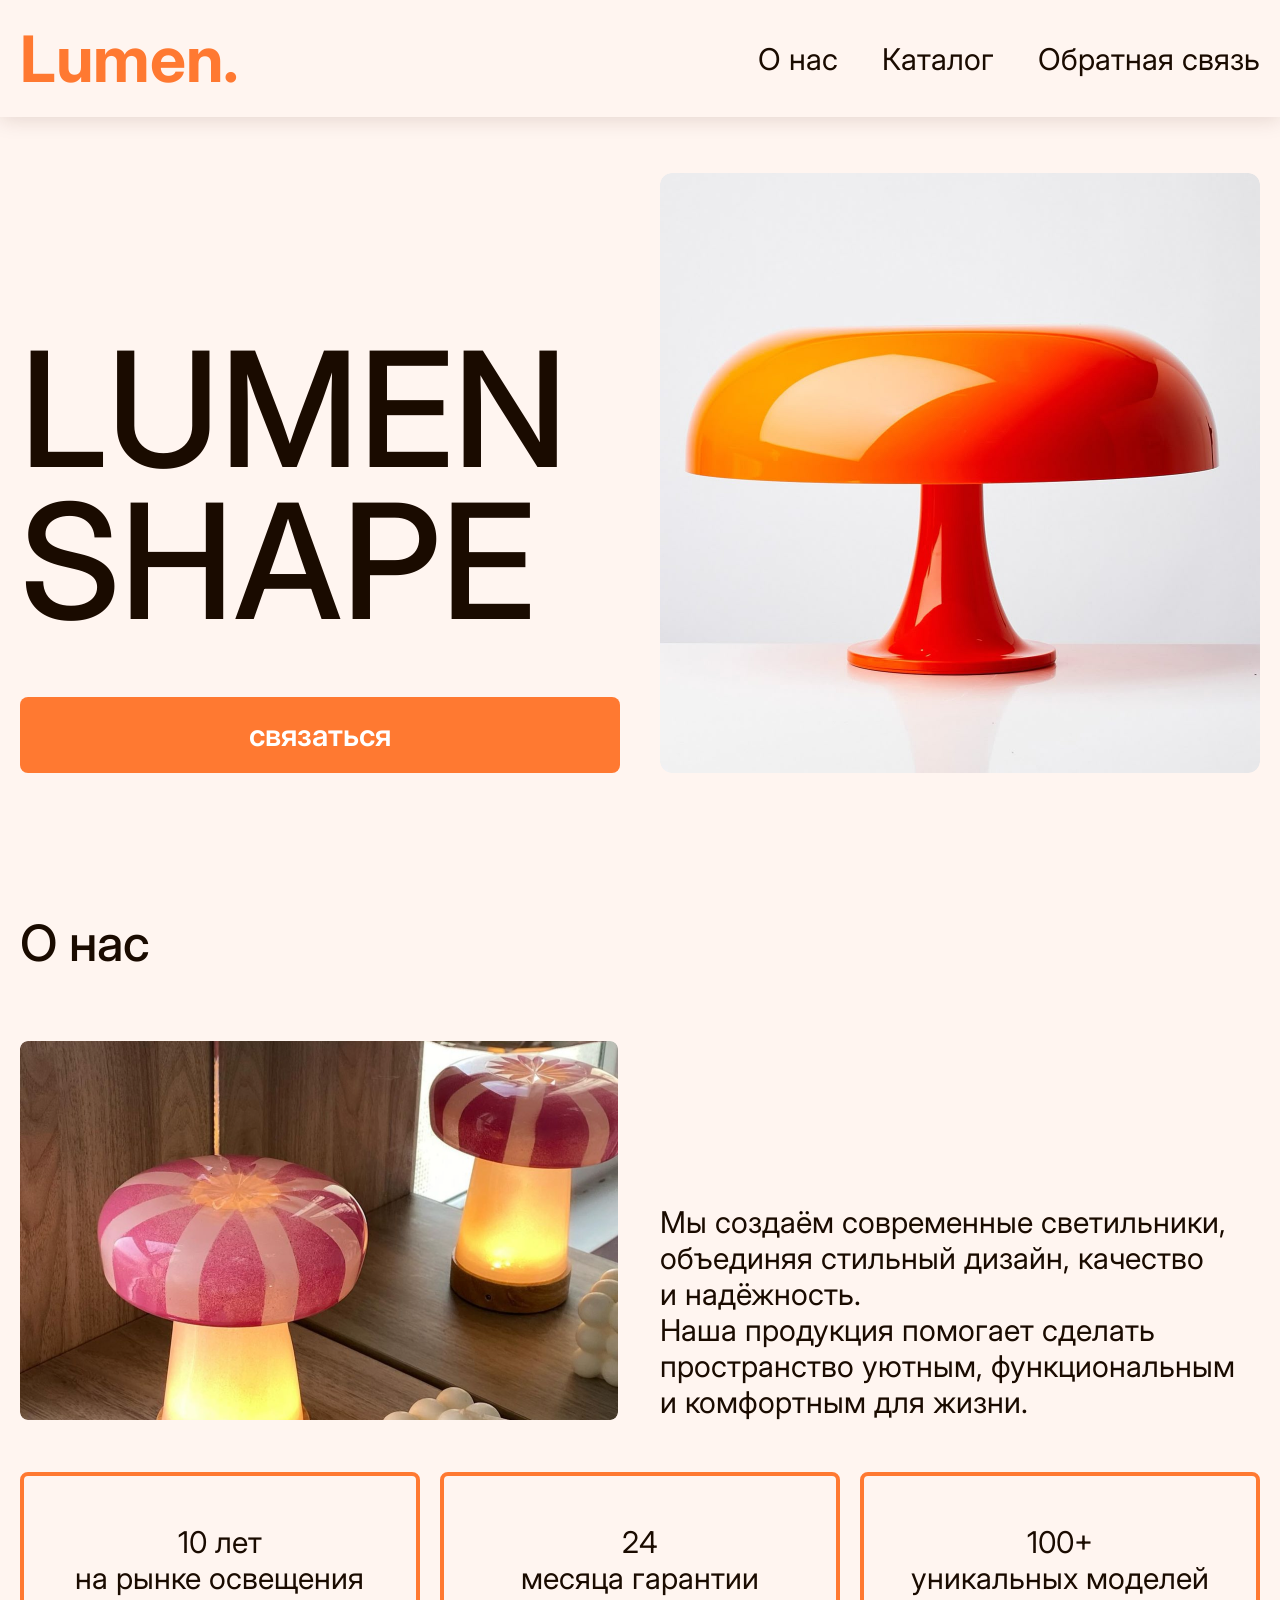
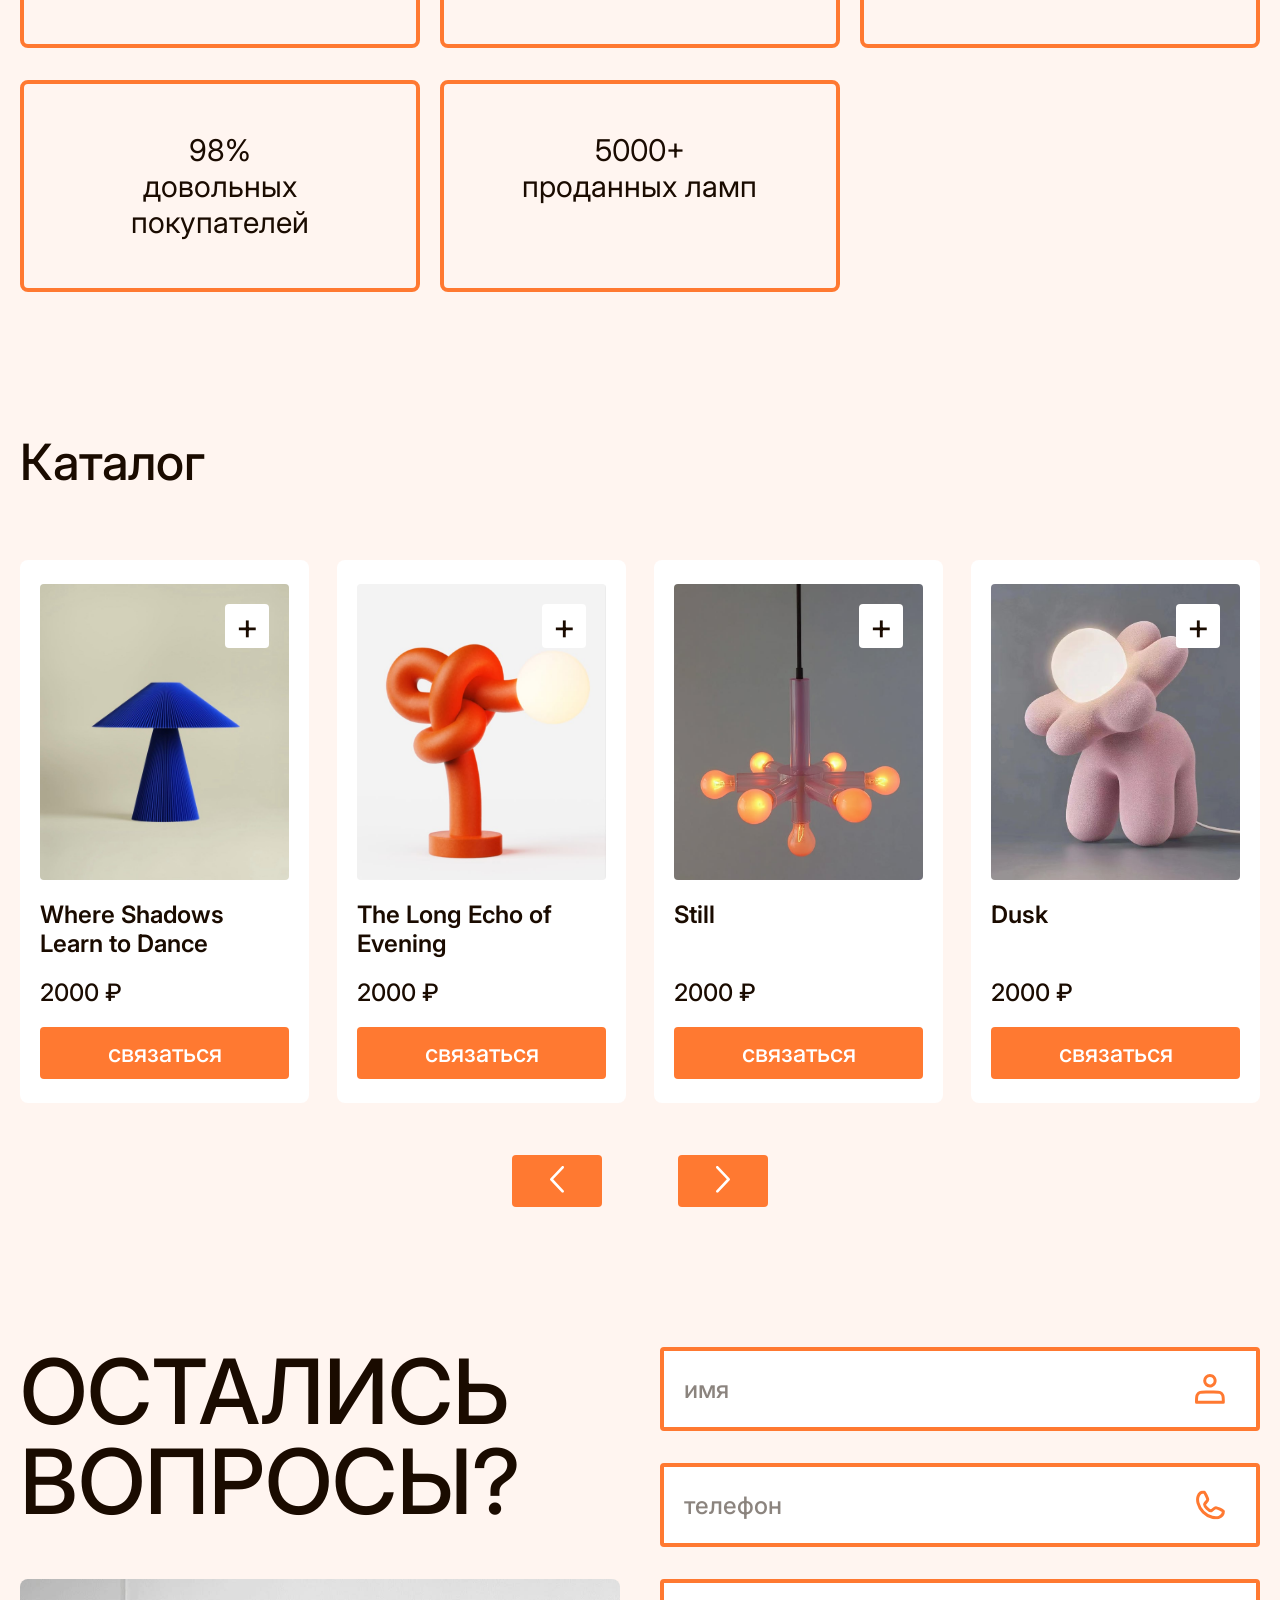
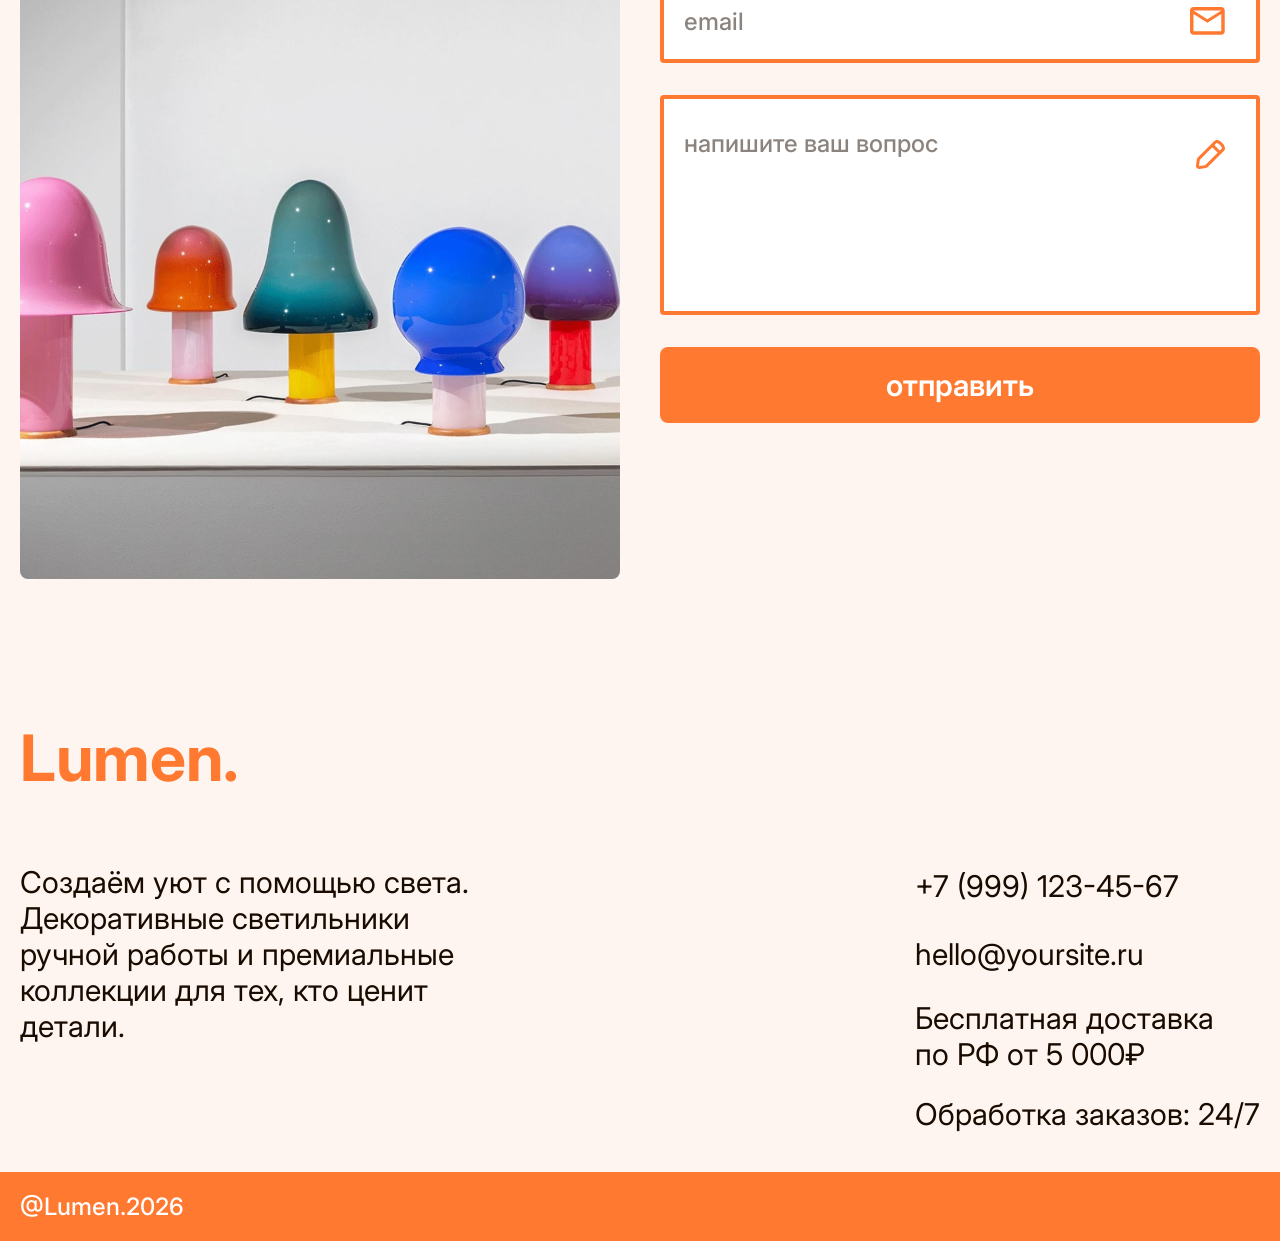
<file: index.html>
<!DOCTYPE html>
<html lang="ru">
<head>
    <meta charset="UTF-8">
    <meta name="viewport" content="width=device-width, initial-scale=1.0">
    <title>Lumen — Дизайнерские светильники ручной работы</title>
    <meta name="description" content="Lumen — дизайнерские декоративные светильники ручной работы и премиальные коллекции для создания уюта в вашем доме.">
    <meta name="keywords" content="светильники, дизайнерские лампы, люстры, декор интерьера, освещение, Lumen">
    <link rel="icon" href="data:image/svg+xml,<svg xmlns='http://www.w3.org/2000/svg' viewBox='0 0 100 100'><text y='.9em' font-size='90'>💡</text></svg>">
    <link rel="stylesheet" href="fonts/stylesheet.css">
    <link rel="stylesheet" href="css/style.css">
</head>
<body>
    <header class="header">
        <div class="container header__container">
            <h1 class="header__title">Lumen.</h1>
            <nav class="header__mainmenu">
                <ul>
                    <li><a class="mainmenu__link" href="#about">О нас</a></li>
                    <li><a class="mainmenu__link" href="#catalog">Каталог</a></li>
                    <li><a class="mainmenu__link" href="#feedback">Обратная связь</a></li>
                </ul>
            </nav>
            <nav class="header__mobilemenu">
                <button class="btn-close" aria-label="закрыть меню">
                    <svg width="20" height="20" viewBox="0 0 20 20" fill="none" xmlns="http://www.w3.org/2000/svg">
                        <path d="M16 4L4 16M4 4L16 16" stroke="#FF7931" stroke-width="2.5" stroke-linecap="round" stroke-linejoin="round"/>
                    </svg>
                </button>
                <ul>
                    <li><a class="mobilemenu__link" href="#about">О нас</a></li>
                    <li><a class="mobilemenu__link" href="#catalog">Каталог</a></li>
                    <li><a class="mobilemenu__link" href="#feedback">Обратная связь</a></li>
                </ul>
            </nav>
            <button class="btn-burger" aria-label="открыть меню">
                <svg width="27" height="22" viewBox="0 0 27 22" fill="none" xmlns="http://www.w3.org/2000/svg">
                    <path d="M2.57164 3.28564H24.4287" stroke="#FF7931" stroke-width="2.57142" stroke-linecap="round" stroke-linejoin="round" />
                    <path d="M2.57164 11H24.4287" stroke="#FF7931" stroke-width="2.57142" stroke-linecap="round" stroke-linejoin="round" />
                    <path d="M2.57164 18.7144H24.4287" stroke="#FF7931" stroke-width="2.57142" stroke-linecap="round" stroke-linejoin="round" />
                </svg>
            </button>
        </div>
    </header>
    <main>
        <section class="section banner">
            <div class="container banner__container">
                <div class="banner__content">
                    <h2 class="banner__title">Lumen<br>shape</h2>
                    <button class="banner__btn">связаться</button>
                </div>
                <img class="banner__img" src="img/banner.png" alt="Светильник Lumen Shape">
            </div>
        </section>
        <section class="section about" id="about">
            <div class="container">
                <h2 class="about__title">О нас</h2>
                <div class="about__intro">
                    <img class="about__img" src="img/about.png" alt="Современный интерьер с декоративным светильником Lumen">
                    <p class="about__text">Мы&nbsp;создаём современные светильники, объединяя стильный дизайн, качество и&nbsp;надёжность.<br>Наша продукция помогает сделать пространство уютным, функциональным и&nbsp;комфортным для&nbsp;жизни.</p>
                </div>
                <div class="about__benefits">
                    <div class="benefit__card">
                        <p class="benefit__text">10 лет<br>на рынке освещения</p>
                    </div>
                    <div class="benefit__card">
                        <p class="benefit__text">24<br>месяца гарантии</p>
                    </div>
                    <div class="benefit__card">
                        <p class="benefit__text">100+<br>уникальных моделей</p>
                    </div>
                    <div class="benefit__card">
                        <p class="benefit__text">98%<br>довольных покупателей</p>
                    </div>
                    <div class="benefit__card">
                        <p class="benefit__text">5000+<br>проданных ламп</p>
                    </div>
                </div>
            </div>
        </section>
        <section class="section catalog" id="catalog">
            <div class="container">
                <h2 class="catalog__title">Каталог</h2>
                <div class="catalog">
                    <div class="catalog__wrapper">
                        <div class="catalog__container">
                            <div class="catalog__card">
                                <img class="card__img" src="img/1.png" alt="Синяя настольная лампа">
                                <h3 class="card__title">Where Shadows Learn to Dance</h3>
                                <p class="card__price">2000 &#8381;</p>
                                <button class="card__btn">связаться</button>
                                <button class="card__btn-add">+</button>
                            </div>
                            <div class="catalog__card">
                                <img class="card__img" src="img/2.png" alt="Оранжевая настольная лампа в виде узла">
                                <h3 class="card__title">The Long Echo of Evening</h3>
                                <p class="card__price">2000 &#8381;</p>
                                <button class="card__btn">связаться</button>
                                <button class="card__btn-add">+</button>
                            </div>
                            <div class="catalog__card">
                                <img class="card__img" src="img/3.png" alt="Подвесной светильник с несколькими лампами">
                                <h3 class="card__title">Still</h3>
                                <p class="card__price">2000 &#8381;</p>
                                <button class="card__btn">связаться</button>
                                <button class="card__btn-add">+</button>
                            </div>
                            <div class="catalog__card">
                                <img class="card__img" src="img/4.png" alt="Розовая настольная лампа-фигурка">
                                <h3 class="card__title">Dusk</h3>
                                <p class="card__price">2000 &#8381;</p>
                                <button class="card__btn">связаться</button>
                                <button class="card__btn-add">+</button>
                            </div>
                        </div>
                    </div>
                    <div class="catalog__button">
                        <button class="catalog__btn" aria-label="назад">
                            <svg width="14" height="27" viewBox="0 0 14 27" fill="none" xmlns="http://www.w3.org/2000/svg">
                                <path d="M13.6238 2.24757C13.7439 2.1204 13.8379 1.97079 13.9003 1.80731C13.9626 1.64382 13.9922 1.46965 13.9872 1.29475C13.9823 1.11984 13.9429 0.947621 13.8714 0.787922C13.7999 0.628223 13.6977 0.484172 13.5705 0.363993C13.4433 0.243814 13.2937 0.149861 13.1302 0.0874988C12.9667 0.0251362 12.7926 -0.00441501 12.6177 0.00053284C12.4427 0.00548069 12.2705 0.0448305 12.1108 0.116335C11.9511 0.18784 11.8071 0.2901 11.6869 0.417277L0.364118 12.4061C0.130287 12.6534 0 12.9809 0 13.3213C0 13.6616 0.130287 13.9891 0.364118 14.2364L11.6869 26.2266C11.8063 26.3565 11.9503 26.4615 12.1106 26.5353C12.2709 26.6091 12.4442 26.6504 12.6206 26.6566C12.797 26.6629 12.9728 26.6341 13.1379 26.5718C13.3031 26.5095 13.4542 26.4151 13.5825 26.2939C13.7108 26.1728 13.8137 26.0273 13.8854 25.866C13.957 25.7047 13.9958 25.5308 13.9997 25.3544C14.0035 25.178 13.9723 25.0025 13.9077 24.8383C13.8432 24.674 13.7467 24.5242 13.6238 24.3976L3.16418 13.3213L13.6238 2.24757Z" fill="white"/>
                            </svg>
                        </button>
                        <button class="catalog__btn" aria-label="вперед">
                            <svg width="14" height="27" viewBox="0 0 14 27" fill="none" xmlns="http://www.w3.org/2000/svg">
                                <path d="M0.376236 2.24757C0.256057 2.1204 0.162105 1.97079 0.0997419 1.80731C0.0373793 1.64382 0.00782776 1.46965 0.0127754 1.29475C0.0177231 1.11984 0.0570736 0.947621 0.128578 0.787922C0.200084 0.628223 0.302343 0.484172 0.42952 0.363993C0.556696 0.243814 0.706299 0.149861 0.869784 0.0874988C1.03327 0.0251362 1.20744 -0.00441501 1.38234 0.00053284C1.55725 0.00548069 1.72947 0.0448305 1.88917 0.116335C2.04887 0.18784 2.19292 0.2901 2.3131 0.417277L13.6359 12.4061C13.8697 12.6534 14 12.9809 14 13.3213C14 13.6616 13.8697 13.9891 13.6359 14.2364L2.3131 26.2266C2.19371 26.3565 2.04969 26.4615 1.88941 26.5353C1.72912 26.6091 1.55576 26.6504 1.3794 26.6566C1.20304 26.6629 1.02719 26.6341 0.862068 26.5718C0.696946 26.5095 0.545842 26.4151 0.417535 26.2939C0.289227 26.1728 0.186272 26.0273 0.11465 25.866C0.0430288 25.7047 0.00416851 25.5308 0.000326157 25.3544C-0.0035162 25.178 0.0277357 25.0025 0.092267 24.8383C0.156799 24.674 0.253325 24.5242 0.376236 24.3976L10.8358 13.3213L0.376236 2.24757Z" fill="white"/>
                            </svg>
                        </button>
                    </div>
                </div>
            </div>
        </section>
        <section class="section feedback" id="feedback">
            <div class="container">
                <div class="feedback__intro">
                    <h2 class="feedback__title">Остались вопросы?</h2>
                    <img class="feedback__img" src="img/feedback.png" alt="Разноцветные лампы в форме грибов">
                </div>
                <div class="feedback__main">
                    <form class="feedback__form" action="">
                        <div class="form__item">
                            <input class="form__elem form__input" type="text" name="name" placeholder="имя" required>
                            <svg width="30" height="30" viewBox="0 0 30 30" fill="none" xmlns="http://www.w3.org/2000/svg">
                                <path d="M14.9035 11.9249C15.588 11.9249 16.2658 11.7901 16.8982 11.5281C17.5306 11.2662 18.1052 10.8822 18.5892 10.3982C19.0732 9.9142 19.4572 9.33958 19.7191 8.70718C19.9811 8.07477 20.1159 7.39697 20.1159 6.71246C20.1159 6.02795 19.9811 5.35014 19.7191 4.71774C19.4572 4.08533 19.0732 3.51072 18.5892 3.02669C18.1052 2.54267 17.5306 2.15873 16.8982 1.89677C16.2658 1.63482 15.588 1.5 14.9035 1.5C13.521 1.5 12.1952 2.04917 11.2177 3.02669C10.2402 4.00422 9.691 5.33003 9.691 6.71246C9.691 8.09489 10.2402 9.4207 11.2177 10.3982C12.1952 11.3757 13.521 11.9249 14.9035 11.9249ZM1.5 27.4134V28.3069H28.3069V27.4134C28.3069 24.0774 28.3069 22.4094 27.6576 21.1346C27.0865 20.0137 26.1752 19.1024 25.0543 18.5313C23.7795 17.882 22.1115 17.882 18.7756 17.882H11.0314C7.69538 17.882 6.02739 17.882 4.75257 18.5313C3.63172 19.1024 2.72044 20.0137 2.14932 21.1346C1.5 22.4094 1.5 24.0774 1.5 27.4134Z" stroke-width="3" stroke-linecap="round" stroke-linejoin="round" stroke="#FF7931"/>
                            </svg>
                        </div>
                        <div class="form__item">
                            <input class="form__elem form__input" type="tel" name="phone" placeholder="телефон" required>
                            <svg width="29" height="29" viewBox="0 0 29 29" fill="none" xmlns="http://www.w3.org/2000/svg">
                                <path d="M8.01557 1.5C8.76021 1.5 11.7388 8.20173 11.7388 8.94637C11.7388 10.4356 9.50484 11.9249 8.76021 13.4142C8.01557 14.9035 9.50484 16.3927 10.9941 17.882C11.5749 18.4628 13.9727 20.8606 15.4619 20.1159C16.9512 19.3713 18.4405 17.1374 19.9298 17.1374C20.6744 17.1374 27.3761 20.1159 27.3761 20.8606C27.3761 23.8391 25.1422 26.073 22.9083 26.8176C20.6744 27.5623 19.1851 27.5623 16.2066 26.8176C13.228 26.073 10.9941 25.3284 7.27093 21.6052C3.54775 17.882 2.80311 15.6481 2.05848 12.6696C1.31384 9.691 1.31384 8.20173 2.05848 5.96782C2.80311 3.73391 5.03702 1.5 8.01557 1.5Z" stroke-width="3" stroke-linecap="round" stroke-linejoin="round" stroke="#FF7931"/>
                            </svg>
                        </div>
                        <div class="form__item">
                            <input class="form__elem form__input" type="email" name="mail" placeholder="email" required>
                            <svg width="35" height="28" viewBox="0 0 35 28" fill="none" xmlns="http://www.w3.org/2000/svg">
                                <path d="M34.7497 3.47497C34.7497 1.56374 33.186 0 31.2747 0H3.47497C1.56374 0 0 1.56374 0 3.47497V24.3248C0 26.236 1.56374 27.7998 3.47497 27.7998H31.2747C33.186 27.7998 34.7497 26.236 34.7497 24.3248V3.47497ZM31.2747 3.47497L17.3749 12.1624L3.47497 3.47497H31.2747ZM31.2747 24.3248H3.47497V6.94994L17.3749 15.6374L31.2747 6.94994V24.3248Z" fill="#FF7931"/>
                            </svg>
                        </div>
                        <div class="form__item">
                            <textarea class="form__elem form__textarea" name="message" placeholder="напишите ваш вопрос" required></textarea>
                            <svg width="29" height="29" viewBox="0 0 29 29" fill="none" xmlns="http://www.w3.org/2000/svg">
                                <path d="M1.52314 25.4394L2.37724 19.5903C2.4293 19.2081 2.60378 18.8525 2.87676 18.5785L19.4255 2.02766C19.6397 1.81061 19.9064 1.65246 20.1997 1.56851C20.4931 1.48456 20.8031 1.47764 21.0999 1.54843C22.6192 1.96787 23.9962 2.79057 25.0848 3.9291C26.2216 5.0238 27.0396 6.40615 27.4515 7.92873C27.5224 8.22516 27.5155 8.53485 27.4314 8.82782C27.3474 9.1208 27.189 9.38715 26.9717 9.6011L10.4047 26.1309C10.1299 26.4028 9.77361 26.5775 9.39016 26.6283L3.53527 27.4814C3.2587 27.5217 2.97651 27.4963 2.7116 27.4073C2.44668 27.3183 2.20649 27.1682 2.01051 26.9692C1.81452 26.7702 1.66826 26.5278 1.58358 26.2618C1.49891 25.9958 1.4782 25.7135 1.52314 25.438M16.2947 5.17565L23.8409 12.7126" stroke-width="3" stroke-linecap="round" stroke-linejoin="round" stroke="#FF7931"/>
                            </svg>
                        </div>
                        <div class="form__item">
                            <input class="form__elem form__submit" type="submit" value="отправить">
                        </div>
                    </form>
                </div>
            </div>
        </section>
    </main>
    <footer class="footer">
        <section class="section contacts">
            <div class="container contacts__container">
                <h2 class="footer__title">Lumen.</h2>
                <div class="contacts__content">
                    <p class="contacts__desc">Создаём уют с&nbsp;помощью света. Декоративные светильники ручной работы и&nbsp;премиальные коллекции для тех, кто ценит детали.</p>
                    <div class="contacts__info">
                        <div class="contacts__item">
                            <a class="contacts__link" href="tel:+79991234567">+7 (999) 123-45-67</a>
                        </div>
                        <div class="contacts__item">
                            <a class="contacts__link" href="mailto:hello@yoursite.ru">hello@yoursite.ru</a>
                        </div>
                        <div class="contacts__item">
                            <p class="contacts__text">Бесплатная доставка<br>по РФ от 5 000&#8381;</p>
                        </div>
                        <div class="contacts__item">
                            <p class="contacts__text">Обработка заказов:&nbsp;24/7</p>
                        </div>
                    </div>
                </div>
            </div>
        </section>
        <section class="section copyright">
            <div class="container copyright__container">
                <p class="copyright__text">@Lumen.2026</p>
            </div>
        </section>
    </footer>
    <script src="js/menu.js"></script>
</body>
</html>
</file>
<file: fonts/stylesheet.css>
@font-face {
    font-family: 'Inter';
    src: url('Inter-Variable.woff2') format('woff2'),
        url('Inter-Variable.woff') format('woff');
    font-weight: 100 900;
    font-style: normal;
    font-display: swap;
}

@font-face {
    font-family: 'Inter';
    src: url('Inter-Italic-Variable.woff2') format('woff2'),
        url('Inter-Italic-Variable.woff') format('woff');
    font-weight: 100 900;
    font-style: italic;
    font-display: swap;
}
</file>
<file: css/style.css>
/*первая часть*/

/*основная страинца*/
:root {
    --main-font-family: 'Inter', sans-serif;
    --background-color: #FFF5F0;
    --text-color: #1A0B00;
    --accent-color: #FF7931;
    --accent-active-color: #DD4D00;
    --white-color: #FFFFFF;
    --background-card: #FFFFFF;
    --shadow-color: rgba(69, 29, 0, 0.15);
    --header-height: 117px;
}

/*сброс теней*/
*,
*::before,
*::after {
    margin: 0;
    padding: 0;
    box-sizing: border-box;
}

/*переменные цвета + общее расположение*/
body {
    min-height: 100vh;
    display: flex;
    flex-direction: column;
    font-family: var(--main-font-family);
    background-color: var(--background-color);
    color: var(--text-color);
}

/*дабы убрать все из шапки + отступы*/
main {
    flex-grow: 1;
    margin-top: var(--header-height);
    padding-top: 56px;
}

/*все секции, расстояние между нии*/
main .section {
    margin-bottom: 140px;
}

/*ширина контента*/
.container {
    position: relative;
    max-width: 1240px;
    margin: 0 auto;
}

/*для фиксации элементов над шапкой, сама шапка в фиксе + потом ее контейнер*/
/*для шапки, дабы отделить нямку*/
.header {
    position: fixed;
    top: 0;
    left: 0;
    width: 100%;
    z-index: 10;
    background-color: var(--background-color);
    box-shadow: 0 2px 20px var(--shadow-color);
}

/*дабы отделить контейнер под шапкой, от шапки*/
.header__container {
    display: flex;
    justify-content: space-between;
    align-items: center;
    min-height: var(--header-height);
}

/*цвет и расположение под лого*/
.header__title {
    font-size: 64px;
    font-weight: 700;
    color: var(--accent-color);
}
/*дабы справа вверху элементы шли не списком, а порядком, */
.header__mainmenu ul {
    display: flex; /*в одну строчку и */ 
    align-items: center; /*центрирование*/
    gap: 44px;
    list-style: none;
}

/*дабы ссылку покрасить + сделать дабы при наедение, нажатие и отпуске была анимация*/
.mainmenu__link {
    font-size: 30px;
    color: var(--text-color);
    text-decoration: none;
    transition: color 0.2s;
}

.mainmenu__link:hover,
.mainmenu__link:focus {
    color: var(--accent-color);
}

.mainmenu__link:active {
    color: var(--accent-active-color);
}

/*стилизация лампы, только баннера*/
/*дабы лампа и текст стояли рядом, и текст был прижат к низу как в макете*/
.banner__container {
    display: flex;
    justify-content: space-between;
    align-items: flex-end;
}

/*колонка слева под текст и кнопку, дабы заголовок был вверху а кнопка внизу*/
.banner__content {
    display: flex;
    flex-direction: column;
    justify-content: space-between;
    width: 600px;
    height: 440px;
}

/*огромный заголовок капсом*/
.banner__title {
    font-size: 160px;
    font-weight: 500;
    line-height: 0.95;
    text-transform: uppercase;
}

/*оранжевая кнопка под текстом*/
.banner__btn {
    width: 100%;
    height: 76px;
    border: none;
    border-radius: 8px;
    background-color: var(--accent-color);
    color: var(--white-color);
    font-family: inherit;
    font-size: 30px;
    font-weight: 600;
    cursor: pointer;
    transition: background-color 0.2s;
}

/*картинка лампы справа со скруглением*/
.banner__img {
    width: 600px;
    height: 600px;
    border-radius: 12px;
    object-fit: cover;
}

/*секция о нас*/
/*заголовок о нас с отступом вниз*/
.about__title {
    font-size: 50px;
    font-weight: 500;
    margin-bottom: 68px;
}

/*фотка интерьера и текст рядом, текст прижат к низу*/
.about__intro {
    display: flex;
    justify-content: space-between;
    align-items: flex-end;
    gap: 40px;
    margin-bottom: 52px;
}

/*картинка интерьера*/
.about__img {
    width: 598px;
    height: 379px;
    border-radius: 8px;
    object-fit: cover;
}

/*текст о нас справа от фотки*/
.about__text {
    width: 600px;
    font-size: 30px;
    line-height: 1.2;
}

/*сетка для 5 карточек, флекс-врап дабы переносились (3 сверху, 2 снизу)*/
.about__benefits {
    display: flex;
    flex-wrap: wrap;
    gap: 32px 20px;
}

/*карточка с оранжевой рамкой, делим на 3 штуки в ряд*/
.benefit__card {
    width: calc((100% - 40px) / 3);
    padding: 48px 28px;
    border: 4px solid var(--accent-color);
    border-radius: 8px;
    text-align: center;
}

/*текст внутри рамки карточки*/
.benefit__text {
    font-size: 30px;
    line-height: 1.2;
}

/*секция каталога с товарами*/
/*заголовок каталога*/
.catalog__title {
    font-size: 50px;
    font-weight: 500;
    margin-bottom: 68px;
}

/*карточки в одну строчку*/
.catalog__container {
    display: flex;
    gap: 28px;
}

/*сама карточка товара, релейтив дабы плюсик посадить в правый верхний угол*/
.catalog__card {
    position: relative;
    width: 290px;
    padding: 24px 20px;
    background-color: var(--background-card);
    border-radius: 8px;
    display: flex;
    flex-direction: column;
    align-items: flex-start;
    gap: 20px;
}

/*картинка лампы в карточке, дабы не сплющивало*/
.card__img {
    width: 100%;
    height: 296px;
    object-fit: cover;
    border-radius: 4px;
}

/*название лампы, растет дабы кнопки и цены были на одном уровне*/
.card__title {
    flex-grow: 1;
    font-size: 24px;
    font-weight: 600;
}

/*цена лампы*/
.card__price {
    font-size: 24px;
    font-weight: 500;
}

/*кнопка связаться в карточке*/
.card__btn {
    width: 100%;
    height: 52px;
    border: none;
    border-radius: 4px;
    background-color: var(--accent-color);
    color: var(--white-color);
    font-family: inherit;
    font-size: 24px;
    font-weight: 500;
    cursor: pointer;
    transition: background-color 0.2s;
}

/*белая кнопка с плюсиком в правом верхнем углу картинки*/
.card__btn-add {
    position: absolute;
    top: 44px;
    right: 40px;
    width: 40px;
    height: 40px;
    border: none;
    border-radius: 4px;
    background-color: var(--white-color);
    color: var(--text-color);
    font-family: inherit;
    font-size: 36px;
    line-height: 1;
    cursor: pointer;
    transition: color 0.2s;
}

.card__btn-add:hover,
.card__btn-add:focus {
    color: var(--accent-color);
}

.card__btn-add:active {
    color: var(--accent-active-color);
}

/*блок со стрелочками под каталогом*/
.catalog__button {
    display: flex;
    justify-content: center;
    gap: 76px;
    margin-top: 52px;
}

/*сами оранжевые кнопки со стрелками*/
.catalog__btn {
    width: 90px;
    height: 52px;
    border: none;
    border-radius: 4px;
    background-color: var(--accent-color);
    cursor: pointer;
    transition: background-color 0.2s;
}

/*секция обратной связи*/
/*два блока рядом: картинка слева, форма справа*/
.feedback .container {
    display: flex;
    gap: 40px;
}

/*ширина по 50% каждому блоку*/
.feedback__intro,
.feedback__main {
    width: 50%;
}

/*заголовок остались вопросы капсом*/
.feedback__title {
    font-size: 90px;
    font-weight: 500;
    line-height: 1;
    text-transform: uppercase;
}

/*картинка под заголовком*/
.feedback__img {
    width: 100%;
    border-radius: 8px;
    object-fit: cover;
    object-position: top;
}

/*форма со списком полей в столбик*/
.feedback__form {
    display: flex;
    flex-direction: column;
    gap: 32px;
}

/*общий шрифт и цвет для полей ввода*/
.form__elem {
    display: block;
    width: 100%;
    font-family: inherit;
    font-size: 24px;
    font-weight: 500;
    color: var(--text-color);
}

/*оранжевая рамка для всех полей*/
.form__input,
.form__textarea {
    border: 4px solid var(--accent-color);
    border-radius: 4px;
    background-color: var(--white-color);
    outline: none;
}

/*строка ввода, отступ справа дабы текст на иконку не налезал*/
.form__input {
    height: 84px;
    padding: 0 80px 0 20px;
}

/*большое поле для сообщения, запрет растягивать*/
.form__textarea {
    height: 220px;
    padding: 30px 80px 30px 20px;
    resize: none;
}

/*подсказка внутри поля бледная*/
.form__elem::placeholder {
    color: var(--text-color);
    opacity: 0.5;
}

/*рамка темнеет при фокусе и вводе текста*/
.form__input:hover,
.form__textarea:hover,
.form__input:focus,
.form__textarea:focus {
    border-color: var(--accent-active-color);
}

/*обертка под поле, релейтив дабы иконку внутрь посадить*/
.form__item {
    position: relative;
}

/*иконка внутри строки справа по центру*/
.form__item svg {
    position: absolute;
    top: 50%;
    right: 35px;
    transform: translateY(-50%);
    pointer-events: none;
}

/*иконка в большом поле сообщения, чтобы была сверху*/
.form__textarea + svg {
    top: 45px;
    transform: none;
}

/*кнопка отправить в форме*/
.form__submit {
    height: 76px;
    border: none;
    border-radius: 8px;
    background-color: var(--accent-color);
    color: var(--white-color);
    font-size: 30px;
    font-weight: 600;
    cursor: pointer;
    transition: background-color 0.2s;
}

/*дабы все оранжевые кнопки темнели при наведении*/
.banner__btn:hover,
.banner__btn:focus,
.card__btn:hover,
.card__btn:focus,
.catalog__btn:hover,
.catalog__btn:focus,
.form__submit:hover,
.form__submit:focus {
    background-color: var(--accent-active-color);
}

/*подвал сайта*/
.contacts {
    margin-bottom: 40px;
}

/*логотип Lumen в подвале*/
.footer__title {
    font-size: 64px;
    font-weight: 700;
    color: var(--accent-color);
    margin-bottom: 68px;
}

/*описание слева, контакты справа*/
.contacts__content {
    display: flex;
    justify-content: space-between;
    align-items: flex-start;
    gap: 40px;
}

/*текст описания слева*/
.contacts__desc {
    width: 493px;
    font-size: 30px;
    line-height: 1.2;
}

/*столбик с телефонами и почтой*/
.contacts__info {
    display: flex;
    flex-direction: column;
    gap: 24px;
}

/*ссылки и текст контактов*/
.contacts__link,
.contacts__text {
    font-size: 30px;
    line-height: 1.2;
    color: var(--text-color);
    text-decoration: none;
}

/*подсветка ссылок контактов*/
.contacts__link {
    transition: color 0.2s;
}

.contacts__link:hover,
.contacts__link:focus {
    color: var(--accent-color);
}

.contacts__link:active {
    color: var(--accent-active-color);
}

/*оранжевая полоса копирайта в самом низу*/
.copyright {
    padding: 20px 0;
    background-color: var(--accent-color);
}

/*белый текст копирайта*/
.copyright__text {
    font-size: 24px;
    font-weight: 500;
    color: var(--white-color);
}


/*вторая часть - адаптив под мобилки и темная тема*/

/*переменная для цвета фона полей формы*/
:root {
    --background-form-elem: #FFFFFF;
}

/*темная тема, если в системе или браузере включена*/
@media (prefers-color-scheme: dark) {
    :root {
        --background-color: #1A0B00;
        --text-color: #FFF5F0;
        --background-card: #2B1608;
        --background-form-elem: #444444;
        --shadow-color: rgba(0, 0, 0, 0.6);
    }
}

.form__input,
.form__textarea {
    background-color: var(--background-form-elem);
}

.card__btn-add {
    background-color: var(--background-card);
}

/*кнопка-бургер на компе скрыта*/
.btn-burger {
    display: none;
    padding: 8px;
    border: none;
    background: transparent;
    line-height: 0;
    cursor: pointer;
    transition: opacity 0.2s;
}

.btn-burger:hover,
.btn-burger:focus {
    opacity: 0.7;
}

.btn-burger:active {
    opacity: 0.5;
}

/*выпадающее мобильное меню, спрятано пока нет класса show*/
.header__mobilemenu {
    display: none;
    position: absolute;
    top: 0;
    right: 0;
    width: 180px;
    padding: 16px 16px 28px 28px;
    background-color: var(--background-color);
    border-radius: 4px;
    box-shadow: 2px 4px 4px rgba(69, 29, 0, 0.25);
    z-index: 20;
}

.header__mobilemenu ul {
    display: flex;
    flex-direction: column;
    gap: 4px;
    list-style: none;
}

.mobilemenu__link {
    font-size: 16px;
    color: var(--text-color);
    text-decoration: none;
}

.mobilemenu__link:hover,
.mobilemenu__link:focus {
    color: var(--accent-color);
}

.mobilemenu__link:active {
    color: var(--accent-active-color);
}

/*крестик закрыть меню*/
.btn-close {
    display: block;
    margin-left: auto;
    border: none;
    background: transparent;
    line-height: 0;
    cursor: pointer;
    transition: opacity 0.2s;
}

.btn-close:hover,
.btn-close:focus {
    opacity: 0.7;
}

.btn-close:active {
    opacity: 0.5;
}

/*карточки каталога которые не влезли прячем*/
.catalog__wrapper {
    overflow-x: hidden;
}

/*картинка фидбека тянется во всю высоту блока*/
.feedback__intro {
    display: flex;
    flex-direction: column;
    gap: 52px;
}

.feedback__img {
    flex-grow: 1;
}

/*дабы пальцем удобно попадать по ссылкам и кнопкам не меньше 44px*/
.mainmenu__link,
.mobilemenu__link,
.contacts__link {
    display: inline-flex;
    align-items: center;
    min-height: 44px;
}

.btn-burger,
.btn-close,
.card__btn-add {
    min-width: 44px;
    min-height: 44px;
}

/*медиа запросы*/

/*до 1240px: отступы по бокам дабы текст не лип к экрану*/
@media (max-width: 1240px) {
    .container {
        padding-right: 16px;
        padding-left: 16px;
    }
}

/*до 1024px: планшет, прячем картинку с грибами и ставим блоки в столбик*/
@media (max-width: 1024px) {
    .feedback__img {
        display: none;
    }

    .feedback .container {
        flex-direction: column;
        gap: 32px;
    }

    .feedback__intro,
    .feedback__main {
        width: 100%;
    }

    .banner__container {
        flex-direction: column-reverse;
        align-items: center;
        gap: 40px;
        text-align: center;
    }

    .banner__content {
        width: 100%;
        height: auto;
        gap: 32px;
    }

    .banner__title {
        font-size: 100px;
    }

    .banner__img {
        width: 100%;
        max-width: 500px;
        height: auto;
        aspect-ratio: 1 / 1;
    }

    .about__intro {
        flex-direction: column;
        align-items: flex-start;
        gap: 24px;
    }

    .about__img {
        width: 100%;
        height: auto;
    }

    .about__text {
        width: 100%;
        font-size: 24px;
    }

    .benefit__card {
        padding: 28px 16px;
    }

    .benefit__text {
        font-size: 24px;
    }

    .contacts__desc,
    .contacts__link,
    .contacts__text {
        font-size: 24px;
    }
}

/*до 970px -> карточки каталога перестают сжиматься*/
@media (max-width: 970px) {
    .catalog__card {
        width: 225px;
        flex-shrink: 0;
    }

    .catalog__title {
        font-size: 40px;
        margin-bottom: 40px;
    }

    .card__title,
    .card__price,
    .card__btn {
        font-size: 20px;
    }
}

/*до 640px: мобилки*/
@media (max-width: 640px) {
    :root {
        --header-height: 66px;
    }

    main {
        padding-top: 36px;
    }

    main .section {
        margin-bottom: 80px;
    }

    /*прячем меню, фигню эту, которая вылазит*/
    .header__title {
        font-size: 28px;
    }

    .header__mainmenu {
        display: none;
    }

    .btn-burger {
        display: block;
    }

    /*баннер под мобилку*/
    .banner__container {
        gap: 12px;
    }

    .banner__content {
        gap: 20px;
    }

    .banner__title {
        font-size: 80px;
    }

    .banner__btn {
        height: 48px;
        font-size: 24px;
    }

    /*о нас под мобилку*/
    .about__title {
        font-size: 28px;
        font-weight: 400;
        margin-bottom: 28px;
    }

    .about__img {
        display: none;
    }

    .about__intro {
        margin-bottom: 20px;
    }

    .about__text {
        font-size: 16px;
    }

    .about__benefits {
        gap: 12px;
    }

    .benefit__card {
        width: calc((100% - 12px) / 2);
        padding: 16px 8px;
        border-width: 2px;
        border-radius: 4px;
    }

    .benefit__text {
        font-size: 16px;
    }

    /*каталог под мобилку*/
    .catalog__title {
        font-size: 28px;
        font-weight: 400;
        margin-bottom: 28px;
    }

    .catalog__container {
        gap: 12px;
    }

    .catalog__card {
        width: 171px;
        padding: 14px 12px;
        gap: 12px;
        border-radius: 4px;
    }

    .card__img {
        height: 174px;
    }

    .card__title,
    .card__price {
        font-size: 14px;
    }

    .card__btn {
        height: 44px;
        font-size: 14px;
    }

    .card__btn-add {
        top: 20px;
        right: 18px;
        width: 44px;
        height: 44px;
        font-size: 28px;
    }

    .catalog__button {
        display: none;
    }

    /*форма под мобилку*/
    .feedback .container {
        gap: 28px;
    }

    .feedback__title {
        font-size: 50px;
    }

    .feedback__form {
        gap: 16px;
    }

    .form__elem {
        font-size: 14px;
    }

    .form__input,
    .form__textarea {
        border-width: 2px;
    }

    .form__input {
        height: 48px;
        padding: 0 44px 0 12px;
    }

    .form__textarea {
        height: 140px;
        padding: 14px 44px 14px 12px;
    }

    .form__item svg {
        width: 16px;
        height: 16px;
        right: 21px;
    }

    .form__textarea + svg {
        top: 16px;
    }

    .form__submit {
        height: 48px;
        font-size: 24px;
    }

    /*подвал под мобилку*/
    .contacts {
        margin-bottom: 16px;
    }

    .footer__title {
        font-size: 28px;
        margin-bottom: 28px;
    }

    .contacts__content {
        flex-direction: column;
        gap: 28px;
    }

    .contacts__desc {
        width: 100%;
        font-size: 16px;
    }

    .contacts__info {
        gap: 0;
    }

    .contacts__link,
    .contacts__text {
        font-size: 16px;
    }

    .copyright {
        padding: 6px 0;
    }

    .copyright__text {
        font-size: 16px;
        font-weight: 400;
    }
}

/*класс дабы открыть мобильное меню через js*/
.show {
    display: block;
}

/*когда меню открыто, кнопка улетает*/
.header__mobilemenu.show ~ .btn-burger {
    display: none;
}
</file>
